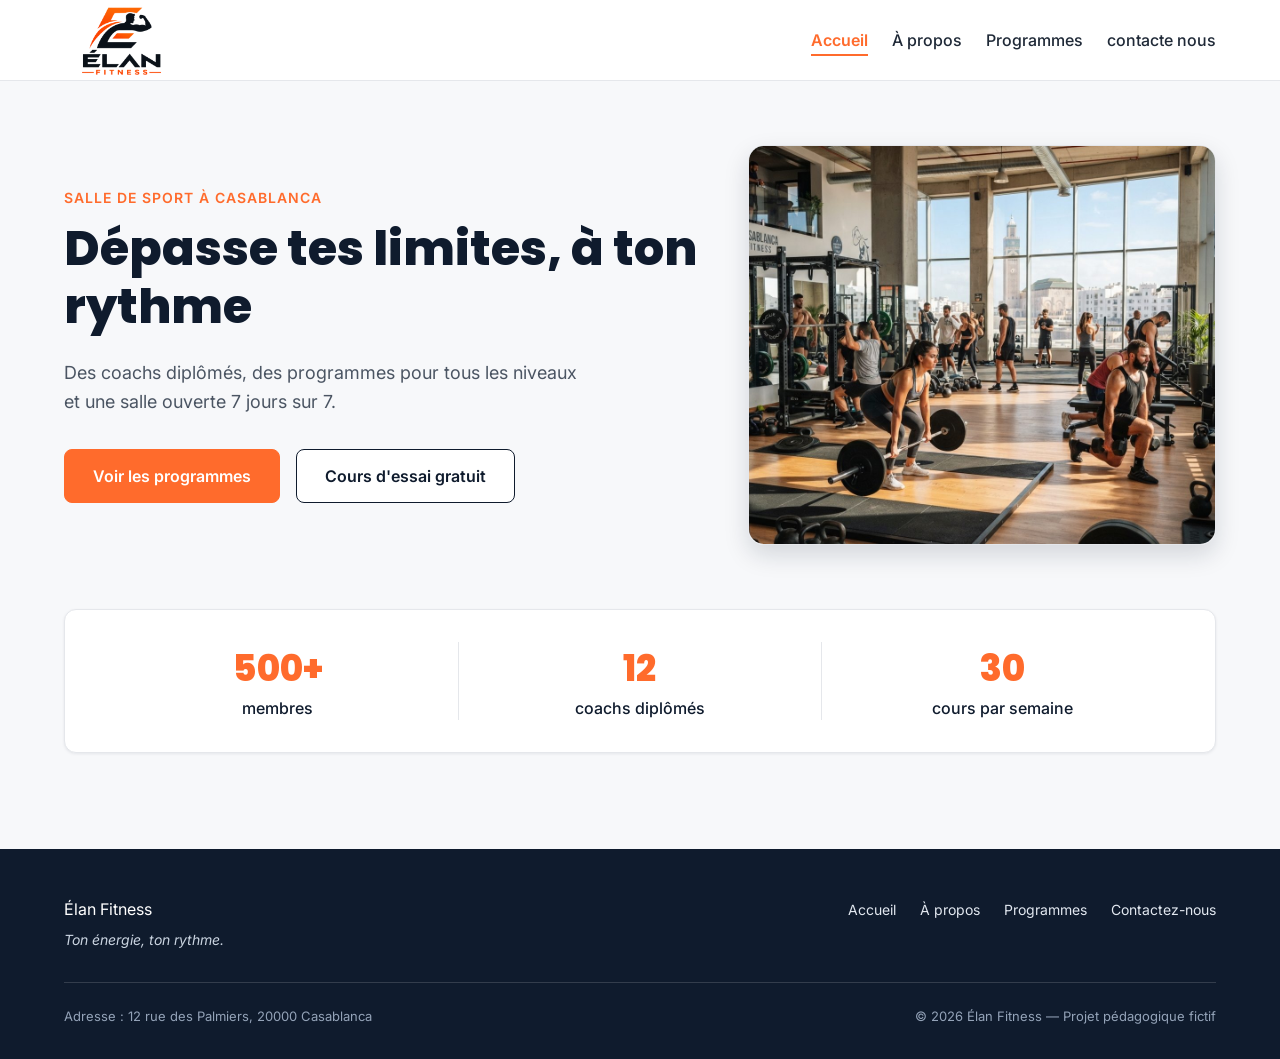
<file: index.html>
<!DOCTYPE html>
<html lang="fr">
<head>
  <meta charset="UTF-8">
  <meta name="viewport" content="width=device-width, initial-scale=1">
  <meta name="description" content="Élan Fitness, salle de sport à Casablanca : musculation, cardio, yoga et boxe fitness. Profitez de coachs diplômés, d’un accompagnement personnalisé et réservez votre séance d’essai.">
  <title>Élan Fitness | Salle de sport à Casablanca</title>

  <link rel="preconnect" href="https://fonts.googleapis.com">
  <link rel="preconnect" href="https://fonts.gstatic.com" crossorigin>
  <link href="https://fonts.googleapis.com/css2?family=Inter:wght@400;500;600&family=Poppins:wght@600;700;800&display=swap" rel="stylesheet">

  <link rel="stylesheet" href="style.css">
</head>
<body>

  <header class="en-tete">
    <div class="conteneur en-tete-contenu">
      <a href="index.html" class="logo"><img src="img/logo.png" alt="logo de la sit web elne èlan Fitness"></a>
      <input type="checkbox" id="menu-toggle">
      <label for="menu-toggle" class="menu-burger">☰</label>

      <nav aria-label="Navigation principale">
        <ul class="menu">
          <li><a href="index.html" class="lien-actif">Accueil</a></li>
          <li><a href="a_propose.html" >À propos</a></li>
          <li><a href="page_programmes.html" >Programmes</a></li>
          <li><a href="Contactez-nous.html" >contacte nous</a></li>
        </ul>
      </nav>
       
    </div>
  </header>

    <section id="accueil" class="hero">
      <div class="conteneur">

        <div class="hero-contenu">
          <div class="hero-texte">
            <p class="sur-titre">Salle de sport à Casablanca</p>
            <h1>Dépasse tes limites, à ton rythme</h1>
            <p class="hero-description">
              Des coachs diplômés, des programmes pour tous les niveaux et une salle ouverte 7 jours sur 7.
            </p>
            <div class="boutons">
              <a href="page_programmes.html" class="bouton bouton-principal">Voir les programmes</a>
              <a href="Contactez-nous.html" class="bouton bouton-secondaire">Cours d'essai gratuit</a>
            </div>
          </div>

          <img class="hero-image" src="img/hero.jpg" alt="Des personnes s'entraînent dans une salle de sport lumineuse à Casablanca">
        </div>
        <div class="chiffres">
          <div class="chiffre">
            <p class="chiffre-nombre">500+</p>
            <p>membres</p>
          </div>
          <div class="chiffre">
            <p class="chiffre-nombre">12</p>
            <p>coachs diplômés</p>
          </div>
          <div class="chiffre">
            <p class="chiffre-nombre">30</p>
            <p>cours par semaine</p>
          </div>
        </div>
      
    </section>
    <footer class="pied-de-page">
    <div class="conteneur">

      <div class="pied-haut">
        <div>
          <p class="logo logo-clair">Élan Fitness</p>
          <p class="slogan">Ton énergie, ton rythme.</p>
        </div>

        <nav aria-label="Navigation du pied de page">
          <ul class="menu menu-pied">
            <li><a href="accueil.html">Accueil</a></li>
            <li><a href="a_propose.html">À propos</a></li>
            <li><a href="page_programmes.html">Programmes</a></li>
            <li><a href="Contactez-nous.html">Contactez-nous</a></li>
          </ul>
        </nav>
      </div>

      <div class="pied-bas">
        <p>Adresse : 12 rue des Palmiers, 20000 Casablanca</p>
        <p>&copy; 2026 Élan Fitness — Projet pédagogique fictif</p>
      </div>

    </div>
  </footer>

</body>
</html>
</file>
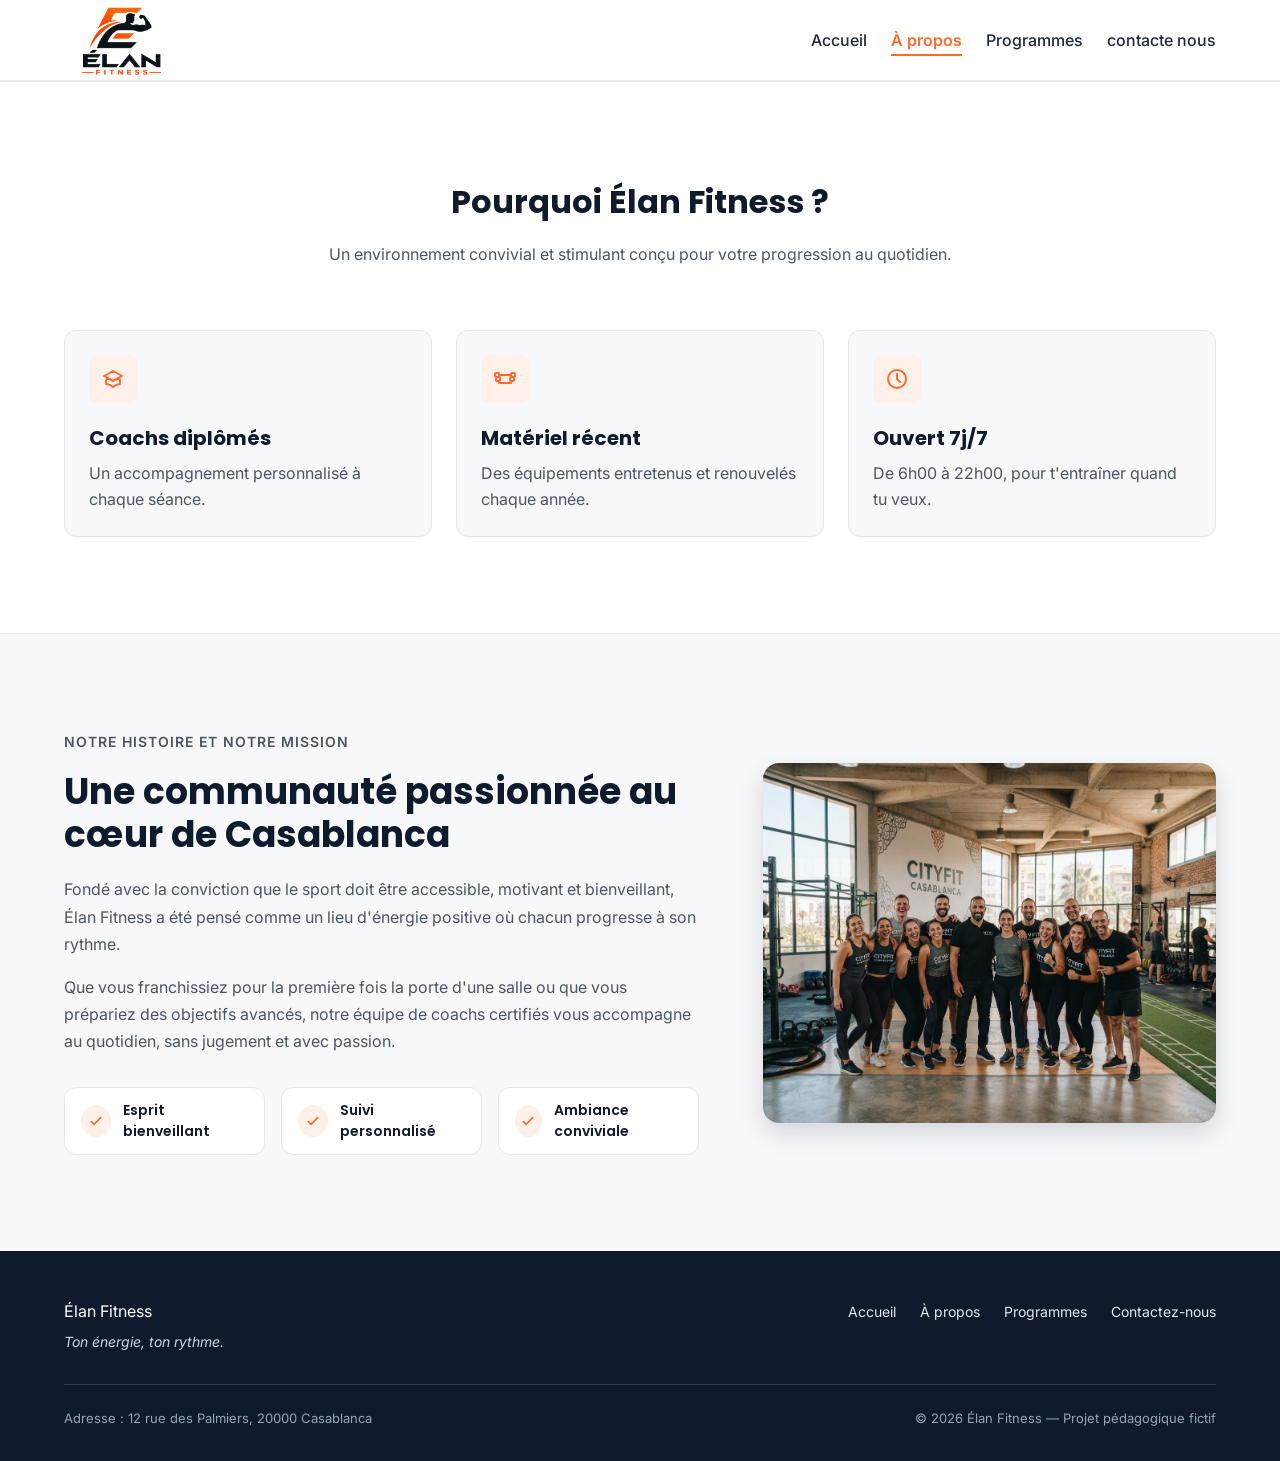
<file: a_propose.html>
<!DOCTYPE html>
<html lang="fr">
<head>
  <meta charset="UTF-8">
  <meta name="viewport" content="width=device-width, initial-scale=1">
  <meta name="description" content="Élan Fitness, salle de sport à Casablanca : musculation, yoga, cardio et boxe fitness avec des coachs diplômés. Réservez votre cours d'essai gratuit.">
  <title>Élan Fitness | Salle de sport à Casablanca</title>

  <link rel="preconnect" href="https://fonts.googleapis.com">
  <link rel="preconnect" href="https://fonts.gstatic.com" crossorigin>
  <link href="https://fonts.googleapis.com/css2?family=Inter:wght@400;500;600&family=Poppins:wght@600;700;800&display=swap" rel="stylesheet">

  <link rel="stylesheet" href="style.css">
</head>

<body>

  <header class="en-tete">
    <div class="conteneur en-tete-contenu">
      <a href="index.html" class="logo"><img src="img/logo.png" alt="logo de la sit web elne èlan Fitness"></a>
      <input type="checkbox" id="menu-toggle">
      <label for="menu-toggle" class="menu-burger">☰</label>

      <nav aria-label="Navigation principale">
        <ul class="menu">
          <li><a href="index.html" >Accueil</a></li>
          <li><a href="a_propose.html" class="lien-actif">À propos</a></li>
          <li><a href="page_programmes.html" >Programmes</a></li>
          <li><a href="Contactez-nous.html" >contacte nous</a></li>
        </ul>
      </nav>
       
    </div>
  </header>

<section class="section section-blanche">
      <div class="conteneur">

        <div class="section-titre">
          <h2>Pourquoi Élan Fitness ?</h2>
          <p>Un environnement convivial et stimulant conçu pour votre progression au quotidien.</p>
        </div>

        <div class="cartes">
          <article class="carte carte-avantage">
            <div class="icone"><img src="img/icone-coach.svg" alt=""></div>
            <h3>Coachs diplômés</h3>
            <p>Un accompagnement personnalisé à chaque séance.</p>
          </article>

          <article class="carte carte-avantage">
            <div class="icone"><img src="img/icone-materiel.svg" alt=""></div>
            <h3>Matériel récent</h3>
            <p>Des équipements entretenus et renouvelés chaque année.</p>
          </article>

          <article class="carte carte-avantage">
            <div class="icone"><img src="img/icone-horloge.svg" alt=""></div>
            <h3>Ouvert 7j/7</h3>
            <p>De 6h00 à 22h00, pour t'entraîner quand tu veux.</p>
          </article>
        </div>

      </div>
    </section>

    <section id="a-propos" class="section">
      <div class="conteneur apropos-contenu">

        <div class="apropos-texte">
          <p class="sur-titre">Notre histoire et notre mission</p>
          <h2>Une communauté passionnée au cœur de Casablanca</h2>
          <p>
            Fondé avec la conviction que le sport doit être accessible, motivant et bienveillant,
            Élan Fitness a été pensé comme un lieu d'énergie positive où chacun progresse à son rythme.
          </p>
          <p>
            Que vous franchissiez pour la première fois la porte d'une salle ou que vous prépariez des
            objectifs avancés, notre équipe de coachs certifiés vous accompagne au quotidien, sans
            jugement et avec passion.
          </p>

          <ul class="valeurs">
            <li class="valeur">
              <div class="icone icone-petite"><img src="img/icone-check.svg" alt=""></div>
              <span>Esprit bienveillant</span>
            </li>
            <li class="valeur">
              <div class="icone icone-petite"><img src="img/icone-check.svg" alt=""></div>
              <span>Suivi personnalisé</span>
            </li>
            <li class="valeur">
              <div class="icone icone-petite"><img src="img/icone-check.svg" alt=""></div>
              <span>Ambiance conviviale</span>
            </li>
          </ul>
        </div>

        <img class="apropos-image" src="img/equipe.jpg" alt="L'équipe de coachs d'Élan Fitness réunie dans la salle">

      </div>
      </section>
      <footer class="pied-de-page">
    <div class="conteneur">

      <div class="pied-haut">
        <div>
          <p class="logo logo-clair">Élan Fitness</p>
          <p class="slogan">Ton énergie, ton rythme.</p>
        </div>

        <nav aria-label="Navigation du pied de page">
          <ul class="menu menu-pied">
            <li><a href="accueil.html">Accueil</a></li>
            <li><a href="a_propose.html">À propos</a></li>
            <li><a href="page_programmes.html">Programmes</a></li>
            <li><a href="Contactez-nous.html">Contactez-nous</a></li>
          </ul>
        </nav>
      </div>

      <div class="pied-bas">
        <p>Adresse : 12 rue des Palmiers, 20000 Casablanca</p>
        <p>&copy; 2026 Élan Fitness — Projet pédagogique fictif</p>
      </div>

    </div>
  </footer>

</body>
</html>
</file>
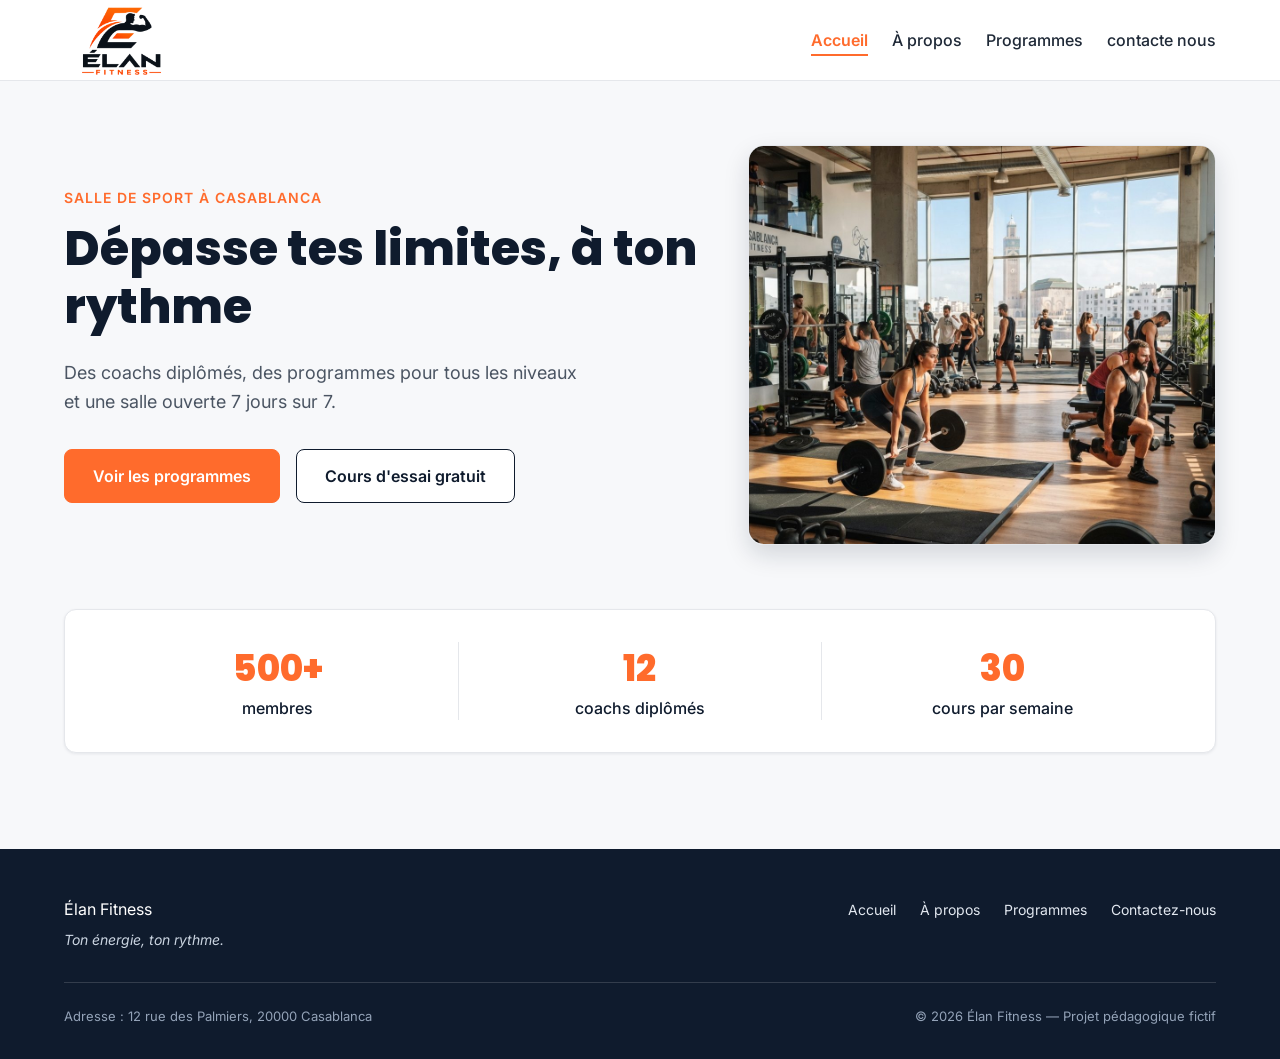
<file: accueil.html>
<!DOCTYPE html>
<html lang="fr">
<head>
  <meta charset="UTF-8">
  <meta name="viewport" content="width=device-width, initial-scale=1">
  <meta name="description" content="Élan Fitness, salle de sport à Casablanca : musculation, cardio, yoga et boxe fitness. Profitez de coachs diplômés, d’un accompagnement personnalisé et réservez votre séance d’essai.">
  <title>Élan Fitness | Salle de sport à Casablanca</title>

  <link rel="preconnect" href="https://fonts.googleapis.com">
  <link rel="preconnect" href="https://fonts.gstatic.com" crossorigin>
  <link href="https://fonts.googleapis.com/css2?family=Inter:wght@400;500;600&family=Poppins:wght@600;700;800&display=swap" rel="stylesheet">

  <link rel="stylesheet" href="style.css">
</head>
<body>

  <header class="en-tete">
    <div class="conteneur en-tete-contenu">
      <a href="accueil.html" class="logo"><img src="img/logo.png" alt="logo de la sit web elne èlan Fitness"></a>
      <input type="checkbox" id="menu-toggle">
      <label for="menu-toggle" class="menu-burger">☰</label>

      <nav aria-label="Navigation principale">
        <ul class="menu">
          <li><a href="accueil.html" class="lien-actif">Accueil</a></li>
          <li><a href="a_propose.html" >À propos</a></li>
          <li><a href="page_programmes.html" >Programmes</a></li>
          <li><a href="Contactez-nous.html" >contacte nous</a></li>
        </ul>
      </nav>
       
    </div>
  </header>

    <section id="accueil" class="hero">
      <div class="conteneur">

        <div class="hero-contenu">
          <div class="hero-texte">
            <p class="sur-titre">Salle de sport à Casablanca</p>
            <h1>Dépasse tes limites, à ton rythme</h1>
            <p class="hero-description">
              Des coachs diplômés, des programmes pour tous les niveaux et une salle ouverte 7 jours sur 7.
            </p>
            <div class="boutons">
              <a href="page_programmes.html" class="bouton bouton-principal">Voir les programmes</a>
              <a href="Contactez-nous.html" class="bouton bouton-secondaire">Cours d'essai gratuit</a>
            </div>
          </div>

          <img class="hero-image" src="img/hero.jpg" alt="Des personnes s'entraînent dans une salle de sport lumineuse à Casablanca">
        </div>
        <div class="chiffres">
          <div class="chiffre">
            <p class="chiffre-nombre">500+</p>
            <p>membres</p>
          </div>
          <div class="chiffre">
            <p class="chiffre-nombre">12</p>
            <p>coachs diplômés</p>
          </div>
          <div class="chiffre">
            <p class="chiffre-nombre">30</p>
            <p>cours par semaine</p>
          </div>
        </div>
      
    </section>
    <footer class="pied-de-page">
    <div class="conteneur">

      <div class="pied-haut">
        <div>
          <p class="logo logo-clair">Élan Fitness</p>
          <p class="slogan">Ton énergie, ton rythme.</p>
        </div>

        <nav aria-label="Navigation du pied de page">
          <ul class="menu menu-pied">
            <li><a href="accueil.html">Accueil</a></li>
            <li><a href="a_propose.html">À propos</a></li>
            <li><a href="page_programmes.html">Programmes</a></li>
            <li><a href="Contactez-nous.html">Contactez-nous</a></li>
          </ul>
        </nav>
      </div>

      <div class="pied-bas">
        <p>Adresse : 12 rue des Palmiers, 20000 Casablanca</p>
        <p>&copy; 2026 Élan Fitness — Projet pédagogique fictif</p>
      </div>

    </div>
  </footer>

</body>
</html>
</file>
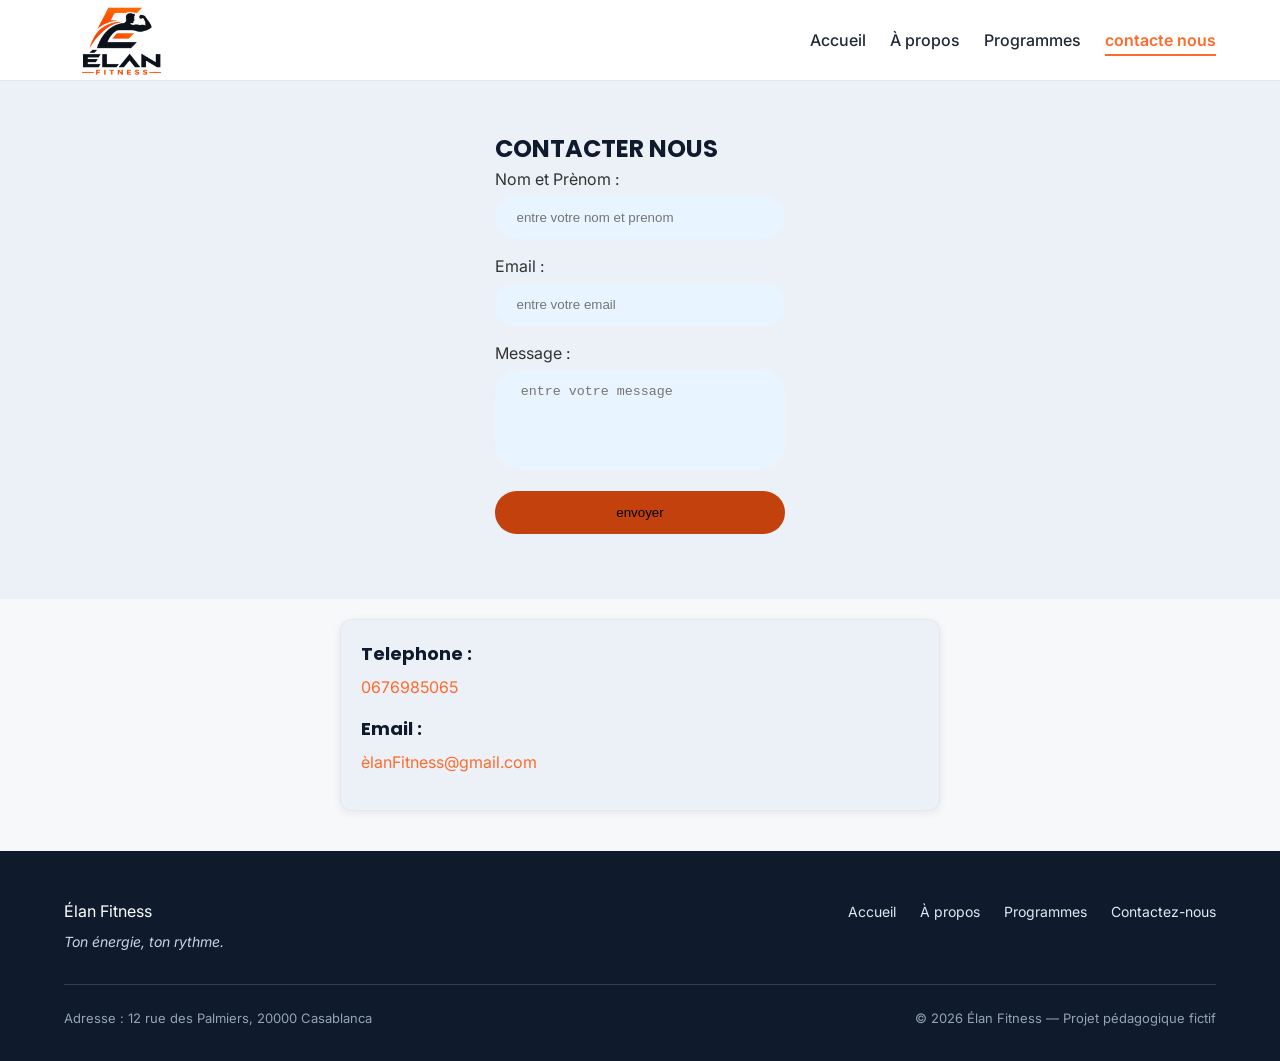
<file: Contactez-nous.html>
<!DOCTYPE html>
<html lang="fr">
<head>
  <meta charset="UTF-8">
  <meta name="viewport" content="width=device-width, initial-scale=1">
  <meta name="description" content="Élan Fitness, salle de sport à Casablanca : musculation, yoga, cardio et boxe fitness avec des coachs diplômés. Réservez votre cours d'essai gratuit.">
  <title>Élan Fitness | Salle de sport à Casablanca</title>

  <link rel="preconnect" href="https://fonts.googleapis.com">
  <link rel="preconnect" href="https://fonts.gstatic.com" crossorigin>
  <link href="https://fonts.googleapis.com/css2?family=Inter:wght@400;500;600&family=Poppins:wght@600;700;800&display=swap" rel="stylesheet">

  <link rel="stylesheet" href="style.css">
</head>

<body>

  <header class="en-tete">
    <div class="conteneur en-tete-contenu">
      <a href="index.html" class="logo"><img src="img/logo.png" alt="logo de sit web elne èlan Fitness"></a>
      <input type="checkbox" id="menu-toggle">
      <label for="menu-toggle" class="menu-burger">☰</label>

      <nav aria-label="Navigation principale">
        <ul class="menu">
          <li><a href="index .html" >Accueil</a></li>
          <li><a href="a_propose.html" >À propos</a></li>
          <li><a href="page_programmes.html" >Programmes</a></li>
          <li><a href="Contactez-nous.html" class="lien-actif" >contacte nous</a></li>
        </ul>
      </nav>
       
    </div>
  </header>
<section class=" contact">

    <div class="contactContr">
      
        <h1> CONTACTER NOUS </h1>
          <p class="p1">  Nom et Prènom :</p>
          <input type="text" placeholder=" entre votre nom et prenom"><br/>
          <p class="p1"> Email : </p>
          <input type="email" placeholder=" entre votre email"><br/>
          <p>   Message :</p>
          <textarea placeholder=" entre votre message"></textarea>
          <button  class="btn"> envoyer  </button>
        
    </div>
    
    

</section>

<div  class="contact-info">
         <h4> Telephone :</h4> 
         <p>0676985065</p>
         
         <h4> Email :</h4>
         <p>èlanFitness@gmail.com </p>
    </div>
<footer class="pied-de-page">
    <div class="conteneur">

      <div class="pied-haut">
        <div>
          <p class="logo logo-clair">Élan Fitness</p>
          <p class="slogan">Ton énergie, ton rythme.</p>
        </div>

        <nav aria-label="Navigation du pied de page">
          <ul class="menu menu-pied">
            <li><a href="accueil.html">Accueil</a></li>
            <li><a href="a_propose.html">À propos</a></li>
            <li><a href="page_programmes.html">Programmes</a></li>
             <li><a href="Contactez-nous.html">Contactez-nous</a></li>
          </ul>
        </nav>
      </div>

      <div class="pied-bas">
        <p>Adresse : 12 rue des Palmiers, 20000 Casablanca</p>
        <p>&copy; 2026 Élan Fitness — Projet pédagogique fictif</p>
      </div>

    </div>
  </footer>

</body>
</html>
</file>
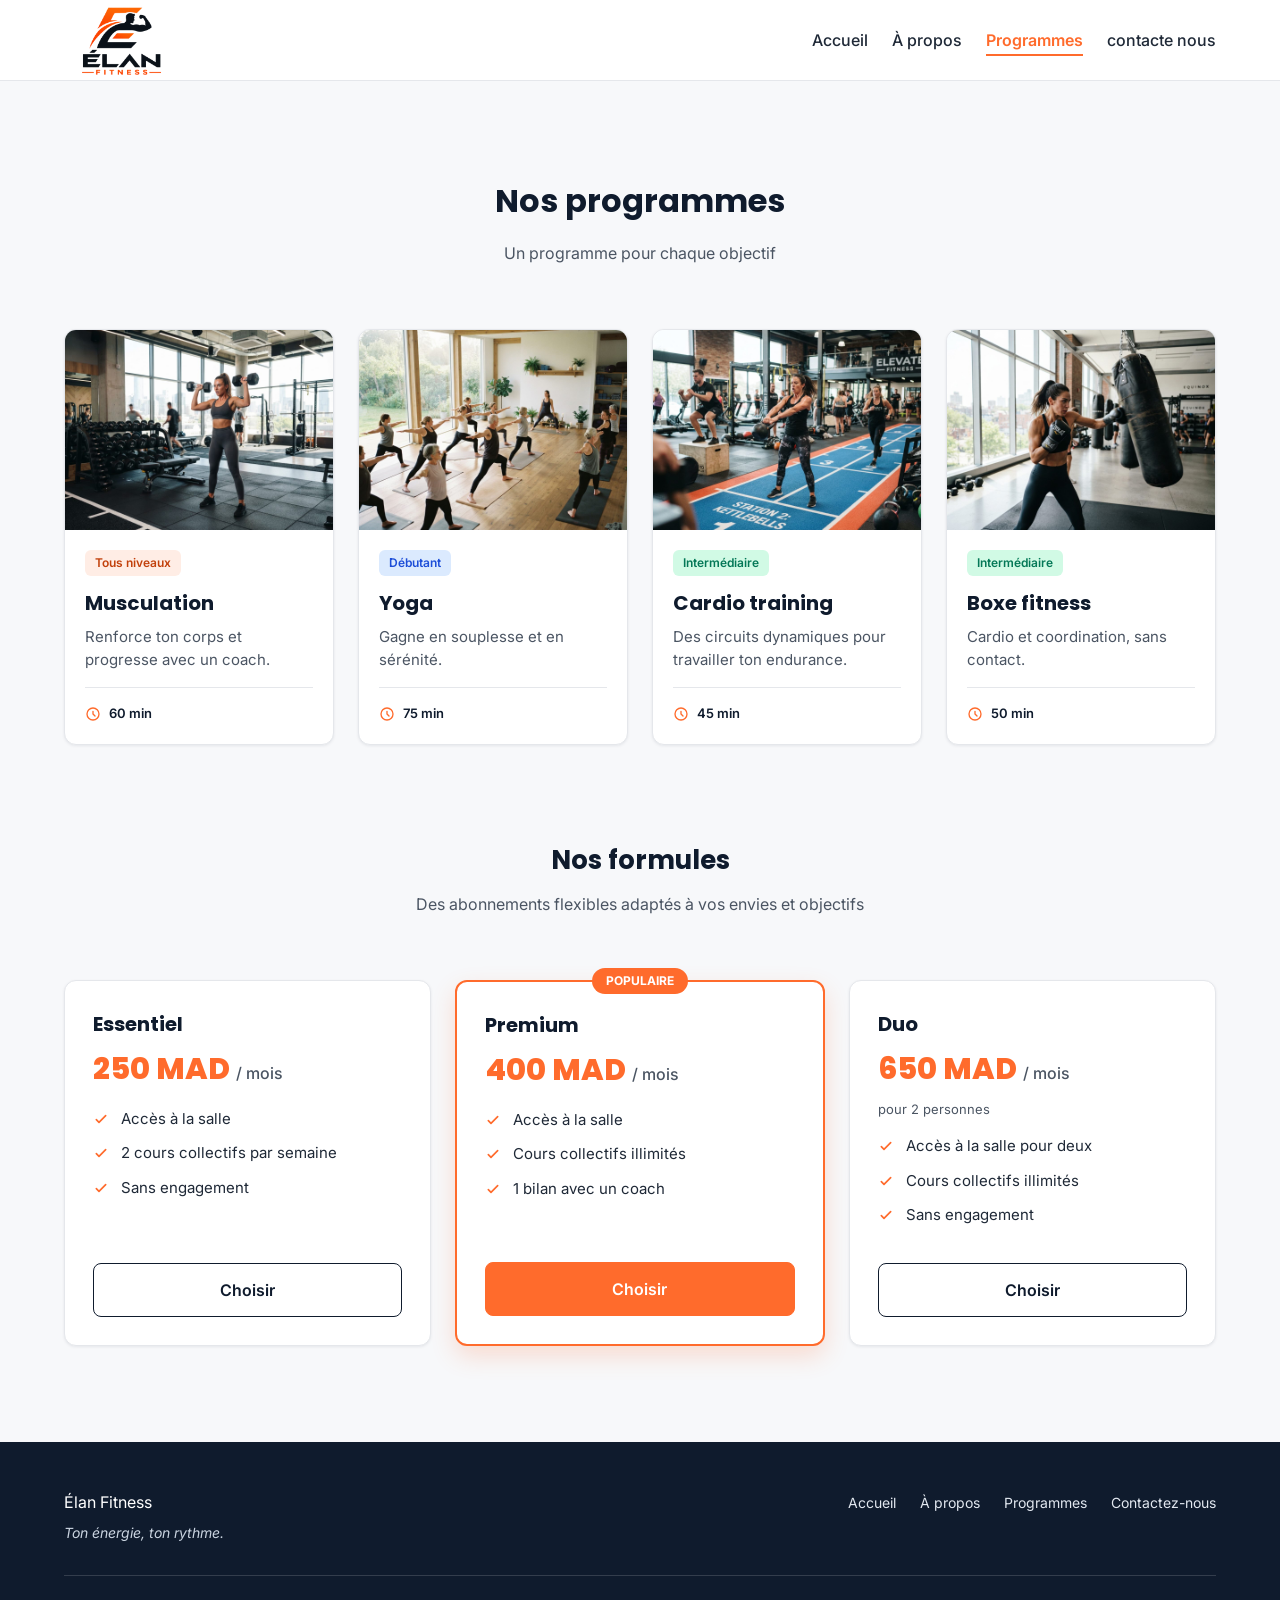
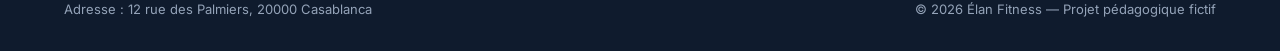
<file: page_programmes.html>
<!DOCTYPE html>
<html lang="fr">
<head>
  <meta charset="UTF-8">
  <meta name="viewport" content="width=device-width, initial-scale=1">
  <meta name="description" content="Élan Fitness, salle de sport à Casablanca : musculation, yoga, cardio et boxe fitness avec des coachs diplômés. Réservez votre cours d'essai gratuit.">
  <title>Élan Fitness | Salle de sport à Casablanca</title>

  <link rel="preconnect" href="https://fonts.googleapis.com">
  <link rel="preconnect" href="https://fonts.gstatic.com" crossorigin>
  <link href="https://fonts.googleapis.com/css2?family=Inter:wght@400;500;600&family=Poppins:wght@600;700;800&display=swap" rel="stylesheet">

  <link rel="stylesheet" href="style.css">
</head>

<body>

  <header class="en-tete">
    <div class="conteneur en-tete-contenu">
      <a href="index.html" class="logo"><img src="img/logo.png" alt="logo de la sit web elne èlan Fitness"></a>
      <input type="checkbox" id="menu-toggle">
      <label for="menu-toggle" class="menu-burger">☰</label>

      <nav aria-label="Navigation principale">
        <ul class="menu">
          <li><a href="index.html" >Accueil</a></li>
          <li><a href="a_propose.html" >À propos</a></li>
          <li><a href="page_programmes.html" class="lien-actif">Programmes</a></li>
          <li><a href="Contactez-nous.html" >contacte nous</a></li>
        </ul>
      </nav>
       
    </div>
  </header>

<section id="programmes" class="section">
      <div class="conteneur">

        <div class="section-titre">
          <h2>Nos programmes</h2>
          <p>Un programme pour chaque objectif</p>
        </div>

        <div class="cartes">

          <article class="carte carte-programme">
            <img src="img/musculation.jpg" alt="Une sportive soulève des haltères dans l'espace musculation">
            <div class="programme-corps">
              <span class="etiquette etiquette-orange">Tous niveaux</span>
              <h3>Musculation</h3>
              <p>Renforce ton corps et progresse avec un coach.</p>
              <p class="duree"><img src="img/icone-duree.svg" alt="">60 min</p>
            </div>
          </article>

          <article class="carte carte-programme">
            <img src="img/yoga.jpg" alt="Un groupe pratique le yoga sur des tapis dans une salle lumineuse">
            <div class="programme-corps">
              <span class="etiquette etiquette-bleue">Débutant</span>
              <h3>Yoga</h3>
              <p>Gagne en souplesse et en sérénité.</p>
              <p class="duree"><img src="img/icone-duree.svg" alt="">75 min</p>
            </div>
          </article>

          <article class="carte carte-programme">
            <img src="img/cardio.jpg" alt="Des sportifs suivent un circuit de cardio training avec des kettlebells">
            <div class="programme-corps">
              <span class="etiquette etiquette-verte">Intermédiaire</span>
              <h3>Cardio training</h3>
              <p>Des circuits dynamiques pour travailler ton endurance.</p>
              <p class="duree"><img src="img/icone-duree.svg" alt="">45 min</p>
            </div>
          </article>

          <article class="carte carte-programme">
            <img src="img/boxe.jpg" alt="Une sportive frappe un sac de frappe pendant un cours de boxe fitness">
            <div class="programme-corps">
              <span class="etiquette etiquette-verte">Intermédiaire</span>
              <h3>Boxe fitness</h3>
              <p>Cardio et coordination, sans contact.</p>
              <p class="duree"><img src="img/icone-duree.svg" alt=" ">50 min</p>
            </div>
          </article>

        </div>

        <div class="formules">

          <div class="section-titre">
            <h3>Nos formules</h3>
            <p>Des abonnements flexibles adaptés à vos envies et objectifs</p>
          </div>

          <div class="cartes">

            <article class="carte formule">
              <h4>Essentiel</h4>
              <p class="prix">250 MAD <span>/ mois</span></p>
              <ul class="formule-liste">
                <li>Accès à la salle</li>
                <li>2 cours collectifs par semaine</li>
                <li>Sans engagement</li>
              </ul>
              <a href="Contactez-nous.html" class="bouton bouton-secondaire">Choisir</a>
            </article>

            <article class="carte formule formule-populaire">
              <p class="badge-populaire">Populaire</p>
              <h4>Premium</h4>
              <p class="prix">400 MAD <span>/ mois</span></p>
              <ul class="formule-liste">
                <li>Accès à la salle</li>
                <li>Cours collectifs illimités</li>
                <li>1 bilan avec un coach</li>
              </ul>
              <a href="Contactez-nous.html" class="bouton bouton-principal">Choisir</a>
            </article>

            <article class="carte formule">
              <h4>Duo</h4>
              <p class="prix">650 MAD <span>/ mois</span></p>
              <p class="prix-note">pour 2 personnes</p>
              <ul class="formule-liste">
                <li>Accès à la salle pour deux</li>
                <li>Cours collectifs illimités</li>
                <li>Sans engagement</li>
              </ul>
              <a href="#contact" class="bouton bouton-secondaire">Choisir</a>
            </article>

          </div>
        </div>

      </div>
    </section>
    <footer class="pied-de-page">
    <div class="conteneur">

      <div class="pied-haut">
        <div>
          <p class="logo logo-clair">Élan Fitness</p>
          <p class="slogan">Ton énergie, ton rythme.</p>
        </div>

        <nav aria-label="Navigation du pied de page">
          <ul class="menu menu-pied">
            <li><a href="accueil.html">Accueil</a></li>
            <li><a href="a_propose.html">À propos</a></li>
            <li><a href="page_programmes.html">Programmes</a></li>
             <li><a href="Contactez-nous.html">Contactez-nous</a></li>
          </ul>
        </nav>
      </div>

      <div class="pied-bas">
        <p>Adresse : 12 rue des Palmiers, 20000 Casablanca</p>
        <p>&copy; 2026 Élan Fitness — Projet pédagogique fictif</p>
      </div>

    </div>
  </footer>

</body>
</html>
</file>
<file: style.css>
* {
    box-sizing: border-box;
    margin: 0;
    padding: 0;
}

html {
    scroll-behavior: smooth;
}

body {
    font-family: 'Inter', Arial, sans-serif;
    font-size: 16px;
    line-height: 1.5;
    color: #1F2937;
    background-color: #F7F8FA;
}

h1,
h2,
h3,
h4 {
    font-family: 'Poppins', Arial, sans-serif;
    color: #0F1B2D;
}

a {
    color: inherit;
    text-decoration: none;
}

ul {
    list-style: none;
}

img {
    display: block;
    max-width: 100%;
}

a:focus-visible,
button:focus-visible {
    outline: 3px solid #FF6B2C;
    outline-offset: 2px;
}

.conteneur {
    width: 100%;
    max-width: 1200px;
    margin: 0 auto;
    padding: 0 24px;
}

.section {
    padding: 96px 0;
}

.section-blanche {
    background-color: #FFFFFF;
    border-top: 1px solid #E5E7EB;
    border-bottom: 1px solid #E5E7EB;
}

.section-titre {
    max-width: 640px;
    margin: 0 auto 64px;
    text-align: center;
}

.section-titre h2 {
    font-size: 32px;
    margin-bottom: 16px;
}

.section-titre h3 {
    font-size: 26px;
    margin-bottom: 12px;
}

.section-titre p {
    color: #4B5563;
}

.sur-titre {
    font-size: 14px;
    font-weight: 600;
    color: #FF6B2C;
    text-transform: uppercase;
    letter-spacing: 1px;
    margin-bottom: 12px;
}

.bouton {
    display: inline-block;
    padding: 14px 28px;
    border-radius: 8px;
    font-size: 16px;
    font-weight: 600;
    text-align: center;
    cursor: pointer;
}

.bouton-principal {
    background-color: #FF6B2C;
    border: 1px solid #FF6B2C;
    color: #FFFFFF;
}

.bouton-principal:hover {
    background-color: #F05817;
}

.bouton-secondaire {
    background-color: #FFFFFF;
    border: 1px solid #0F1B2D;
    color: #0F1B2D;
}

.bouton-secondaire:hover {
    background-color: #F3F4F6;
}

.cartes {
    display: flex;
    gap: 24px;
}

.carte {
    flex: 1;
    background-color: #FFFFFF;
    border: 1px solid #E5E7EB;
    border-radius: 12px;
    box-shadow: 0 1px 3px rgba(15, 27, 45, 0.08);
}

.icone {
    width: 48px;
    height: 48px;
    background-color: #FFF0EA;
    border-radius: 8px;
    display: flex;
    align-items: center;
    justify-content: center;
}

.icone img {
    width: 24px;
    height: 24px;
}

.icone-petite {
    width: 32px;
    height: 32px;
    border-radius: 50%;
}

.icone-petite img {
    width: 16px;
    height: 16px;
}

.en-tete {
    position: sticky;
    top: 0;
    z-index: 10;
    background-color: #FFFFFF;
    border-bottom: 1px solid #E5E7EB;
}

.en-tete-contenu {
    height: 80px;
    display: flex;
    align-items: center;
    justify-content: space-between;
}

.logo {
    display: flex;
    align-items: center;
}

.logo img {
    width: 115px;
    height: auto;
}


a :hover {
    background-color: #efe5e2;
    font-size: 12px;

}

.menu {
    display: flex;
    gap: 32px;
}

.menu a {
    font-weight: 500;
    padding-bottom: 4px;
    border-bottom: 2px solid transparent;
}

.menu a:hover {
    color: #FF6B2C;
}

.menu .lien-actif {
    color: #FF6B2C;
    font-weight: 600;
    border-bottom-color: #FF6B2C;
}

.hero {
    padding: 64px 0 96px;
}

.hero-contenu {
    display: flex;
    align-items: center;
    gap: 32px;
}

.hero-texte {
    flex: 7;
}

.hero-texte h1 {
    font-size: 48px;
    font-weight: 800;
    line-height: 1.2;
    margin-bottom: 24px;
}

.hero-description {
    max-width: 520px;
    font-size: 18px;
    line-height: 1.6;
    color: #4B5563;
    margin-bottom: 32px;
}

.boutons {
    display: flex;
    flex-wrap: wrap;
    gap: 16px;
}

.hero-image {
    flex: 5;
    min-width: 0;
    height: 400px;
    object-fit: cover;
    border-radius: 16px;
    border: 1px solid #E5E7EB;
    box-shadow: 0 10px 25px rgba(15, 27, 45, 0.15);
}

.chiffres {
    display: flex;
    margin-top: 64px;
    padding: 32px;
    background-color: #FFFFFF;
    border: 1px solid #E5E7EB;
    border-radius: 12px;
    box-shadow: 0 1px 3px rgba(15, 27, 45, 0.08);
}

.chiffre {
    flex: 1;
    text-align: center;
    font-weight: 500;
    color: #0F1B2D;
}

.chiffre+.chiffre {
    border-left: 1px solid #E5E7EB;
}

.chiffre-nombre {
    font-family: 'Poppins', Arial, sans-serif;
    font-size: 36px;
    font-weight: 800;
    color: #FF6B2C;
}

.carte-avantage {
    padding: 24px;
    background-color: #F7F8FA;
    box-shadow: none;
}

.carte-avantage .icone {
    margin-bottom: 20px;
}

.carte-avantage h3 {
    font-size: 20px;
    margin-bottom: 8px;
}

.carte-avantage p {
    color: #4B5563;
    line-height: 1.6;
}

.apropos-contenu {
    display: flex;
    align-items: center;
    gap: 64px;
}

.apropos-texte {
    flex: 7;
}

.apropos-texte h2 {
    font-size: 36px;
    line-height: 1.2;
    margin-bottom: 20px;
}

.apropos-texte p {
    color: #4B5563;
    line-height: 1.7;
    margin-bottom: 16px;
}

.valeurs {
    display: flex;
    gap: 16px;
    margin-top: 32px;
}

.valeur {
    flex: 1;
    display: flex;
    align-items: center;
    gap: 12px;
    padding: 12px 16px;
    background-color: #FFFFFF;
    border: 1px solid #E5E7EB;
    border-radius: 12px;
    font-family: 'Poppins', Arial, sans-serif;
    font-size: 14px;
    font-weight: 600;
    color: #0F1B2D;
}

.apropos-image {
    flex: 5;
    min-width: 0;
    height: 360px;
    object-fit: cover;
    border-radius: 16px;
    box-shadow: 0 10px 25px rgba(15, 27, 45, 0.15);
}

.carte-programme {
    display: flex;
    flex-direction: column;
    overflow: hidden;
}

.carte-programme>img {
    width: 100%;
    height: 200px;
    object-fit: cover;
}

.programme-corps {
    flex: 1;
    display: flex;
    flex-direction: column;
    padding: 20px;
}

.programme-corps h3 {
    font-size: 20px;
    margin-bottom: 8px;
}

.programme-corps p {
    font-size: 15px;
    color: #4B5563;
}

.etiquette {
    align-self: flex-start;
    padding: 4px 10px;
    margin-bottom: 12px;
    border-radius: 6px;
    font-size: 12px;
    font-weight: 600;
}

.etiquette-orange {
    background-color: #FFEDE5;
    color: #C2410C;
}

.etiquette-bleue {
    background-color: #DBEAFE;
    color: #1D4ED8;
}

.etiquette-verte {
    background-color: #D1FAE5;
    color: #047857;
}

.programme-corps .duree {
    display: flex;
    align-items: center;
    gap: 8px;
    margin-top: auto;
    padding-top: 16px;
    border-top: 1px solid #E5E7EB;
    font-size: 13px;
    font-weight: 600;
    color: #0F1B2D;
}

.programme-corps h3+p {
    margin-bottom: 16px;
}

.duree img {
    width: 16px;
    height: 16px;
}

.formules {
    margin-top: 96px;
}

.formule {
    position: relative;
    display: flex;
    flex-direction: column;
    padding: 28px;
}

.formule h4 {
    font-size: 20px;
}

.prix {
    margin: 8px 0 16px;
    font-family: 'Poppins', Arial, sans-serif;
    font-size: 30px;
    font-weight: 800;
    color: #FF6B2C;
}

.prix span {
    font-family: 'Inter', Arial, sans-serif;
    font-size: 16px;
    font-weight: 500;
    color: #4B5563;
}

.prix-note {
    margin: -8px 0 16px;
    font-size: 13px;
    color: #4B5563;
}

.formule-liste {
    flex: 1;
    margin-bottom: 24px;
}

.formule-liste li {
    padding-left: 28px;
    margin-bottom: 12px;
    font-size: 15px;
    background-image: url('img/icone-check.svg');
    background-repeat: no-repeat;
    background-position: left center;
    background-size: 16px;
}

.formule .bouton {
    display: block;
}

.formule-populaire {
    border: 2px solid #FF6B2C;
    box-shadow: 0 10px 25px rgba(255, 107, 44, 0.2);
}

.badge-populaire {
    position: absolute;
    top: -14px;
    left: 50%;
    transform: translateX(-50%);
    padding: 4px 14px;
    background-color: #FF6B2C;
    border-radius: 999px;
    font-size: 12px;
    font-weight: 700;
    text-transform: uppercase;
    color: #FFFFFF;
}

.pied-de-page {
    padding: 48px 0 32px;
    background-color: #0F1B2D;
    color: #FFFFFF;
}

.pied-haut {
    display: flex;
    justify-content: space-between;
    align-items: flex-start;
    padding-bottom: 32px;
    border-bottom: 1px solid rgba(255, 255, 255, 0.15);
}

.logo-clair {
    color: #FFFFFF;
}

.slogan {
    margin-top: 8px;
    font-size: 14px;
    font-style: italic;
    color: #CBD5E1;
}

.menu-pied {
    gap: 24px;
}

.menu-pied a {
    font-size: 14px;
    font-weight: 400;
    color: #E2E8F0;
}

.pied-bas {
    display: flex;
    justify-content: space-between;
    margin-top: 24px;
    font-size: 13px;
    color: #94A3B8;
}

.contact {
    justify-content: center;
    min-height: 450px;
    display: flex;
    align-items: center;
    padding: 50px 20px;
    background-color: #ebf1f7;

}

.btn {

    border-radius: 25px;
    background-color: #C2410C;
    border: none;
    padding: 14px;
    margin-bottom: 15px;
    width: 100%;
    outline: none;



}

.contactContr textarea {
    height: 100px;
    resize: none;

}

.contactContr input,
.contactContr textarea {
    width: 100%;
    border: none;
    outline: none;
    border-radius: 25px;
    padding: 14px 18px;
    margin-bottom: 15px;
    background-color: #e8f4ff;
}

.contactContr p {

    margin-bottom: 5px;
    color: #333;
}

.contact-info {
  max-width: 600px;
  margin: 20px auto 40px;
  padding: 20px;
  background-color: #ebf1f7;
  border: 1px solid #E5E7EB;
  border-radius: 12px;
  box-shadow: 0 2px 8px rgba(15, 27, 45, 0.08);
}

.contact-info h4 {
  color: #0F1B2D;
  font-size: 18px;
  margin-bottom: 8px;
}

.contact-info p {
  color: #FF6B2C;
  font-size: 16px;
  margin-bottom: 16px;
}

.menu-burger {
    display: none;
}

#menu-toggle {
    display: none;
}

/* mn pc*/

@media (min-width: 769px) {

    .en-tete-contenu {
        display: flex;
        align-items: center;
        justify-content: space-between;
    }

    nav {
        display: block;
    }

    .menu {
        display: flex;
        gap: 24px;
    }
    

    
}

/* tablet*/
@media (min-width: 481px) and (max-width: 768px) {

    .en-tete-contenu {
        display: flex;
        align-items: center;
        gap: 16px;
    }

    nav {
        display: block;
    }

    .menu {
        display: flex;
        gap: 20px;
    }

    .menu-burger {
        display: none;
    }
    .cartes {
    display: grid;
    grid-template-columns: repeat(2, 1fr);
    gap: 20px;
  }

  
  .carte-programme > img {
    width: 100%;
    height: 200px;
    object-fit: cover;
  }
   
 
}




/* tele */
@media (max-width: 480px) {

  .en-tete-contenu {
    display: flex;
    align-items: center;
    justify-content: space-between;
  }

  .menu-burger {
    display: block;
    font-size: 28px;
    cursor: pointer;
  }

  nav {
    display: none;
  }

  #menu-toggle:checked ~ nav {
    display: block;
  }

  .menu {
    display: flex;
    flex-direction: column;
    gap: 12px;
  }

  
  .cartes {
    display: grid;
    grid-template-columns: 1fr;
    gap: 20px;
  }

  .carte-programme > img {
    width: 100%;
    height: 200px;
    object-fit: cover;
  }

  .conteneur {
    padding-left: 16px;
    padding-right: 16px;
  }
}
</file>
